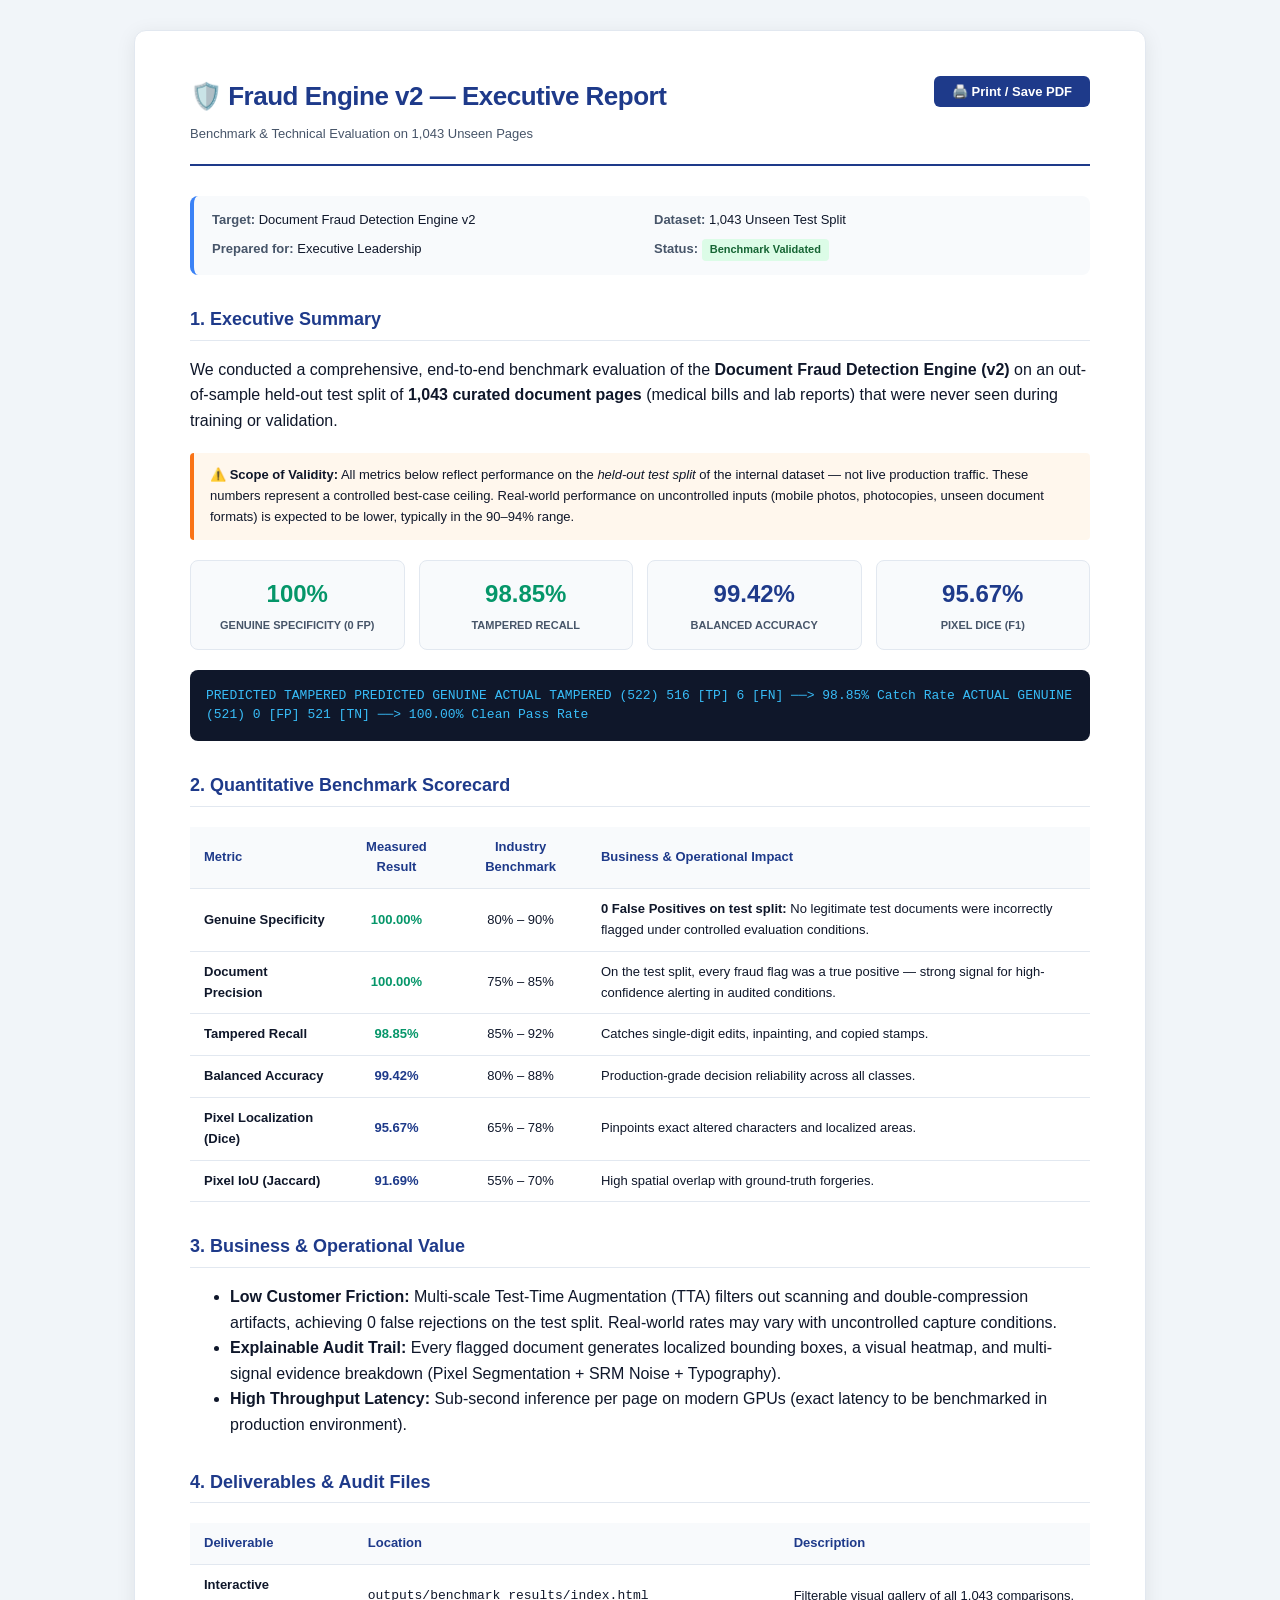
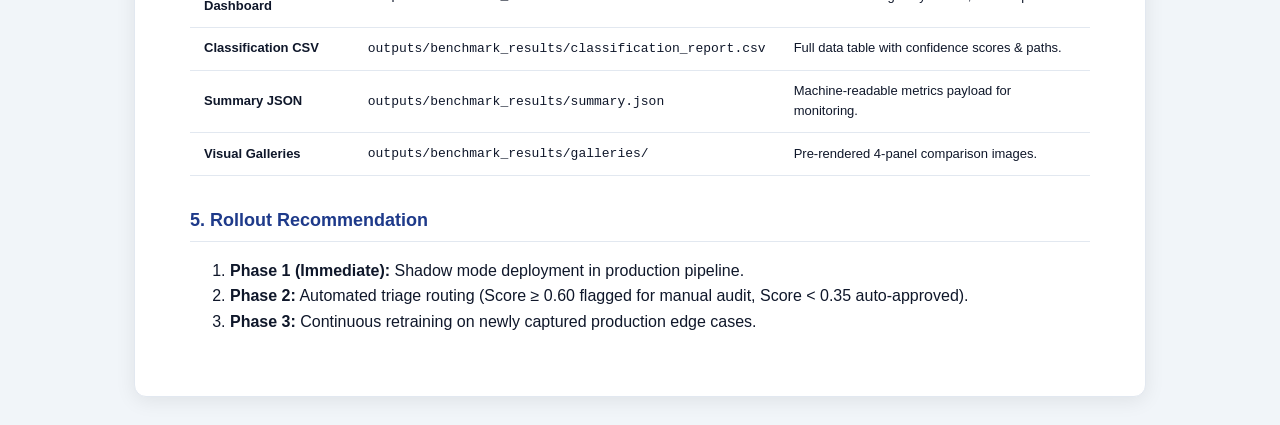
<file: index.html>
<!DOCTYPE html>
<html lang="en">

<head>
  <meta charset="UTF-8">
  <title>Fraud Engine v2 — Executive Benchmark & Technical Evaluation Report</title>
  <style>
    @media print {
      body {
        margin: 0;
        padding: 20px;
        font-size: 11pt;
        background: #fff !important;
        color: #111 !important;
      }

      .page-break {
        page-break-before: always;
      }

      .no-print {
        display: none !important;
      }

      .container {
        max-width: 100% !important;
        box-shadow: none !important;
        border: none !important;
        padding: 0 !important;
      }
    }

    :root {
      --primary: #1e3a8a;
      --primary-light: #3b82f6;
      --accent-green: #059669;
      --accent-red: #dc2626;
      --bg-surface: #f8fafc;
      --border-color: #e2e8f0;
      --text-main: #0f172a;
      --text-muted: #475569;
    }

    body {
      font-family: -apple-system, BlinkMacSystemFont, "Segoe UI", Roboto, Helvetica, Arial, sans-serif;
      line-height: 1.6;
      color: var(--text-main);
      background: #f1f5f9;
      margin: 0;
      padding: 30px 15px;
    }

    .container {
      max-width: 900px;
      margin: 0 auto;
      background: #ffffff;
      padding: 45px 55px;
      border-radius: 12px;
      box-shadow: 0 4px 20px rgba(0, 0, 0, 0.08);
      border: 1px solid var(--border-color);
    }

    .header-banner {
      border-bottom: 2px solid var(--primary);
      padding-bottom: 20px;
      margin-bottom: 30px;
      display: flex;
      justify-content: space-between;
      align-items: flex-start;
    }

    h1 {
      font-size: 26px;
      color: var(--primary);
      margin: 0 0 6px 0;
      font-weight: 800;
      letter-spacing: -0.5px;
    }

    .meta-grid {
      display: grid;
      grid-template-columns: repeat(2, 1fr);
      gap: 8px 24px;
      background: var(--bg-surface);
      padding: 14px 18px;
      border-radius: 8px;
      font-size: 13px;
      margin-bottom: 30px;
      border-left: 4px solid var(--primary-light);
    }

    .meta-item strong {
      color: var(--text-muted);
    }

    h2 {
      font-size: 18px;
      color: var(--primary);
      margin-top: 30px;
      margin-bottom: 12px;
      border-bottom: 1px solid var(--border-color);
      padding-bottom: 6px;
    }

    .stats-grid {
      display: grid;
      grid-template-columns: repeat(4, 1fr);
      gap: 14px;
      margin: 20px 0;
    }

    .stat-card {
      background: var(--bg-surface);
      border: 1px solid var(--border-color);
      border-radius: 8px;
      padding: 14px;
      text-align: center;
    }

    .stat-val {
      font-size: 24px;
      font-weight: 800;
      color: var(--accent-green);
    }

    .stat-label {
      font-size: 11px;
      font-weight: 600;
      text-transform: uppercase;
      color: var(--text-muted);
      margin-top: 4px;
    }

    table {
      width: 100%;
      border-collapse: collapse;
      margin: 20px 0;
      font-size: 13px;
    }

    th,
    td {
      padding: 10px 14px;
      text-align: left;
      border-bottom: 1px solid var(--border-color);
    }

    th {
      background: var(--bg-surface);
      font-weight: 700;
      color: var(--primary);
    }

    .matrix-box {
      background: #0f172a;
      color: #38bdf8;
      font-family: monospace;
      padding: 16px;
      border-radius: 8px;
      font-size: 13px;
      line-height: 1.5;
      overflow-x: auto;
      margin: 15px 0;
    }

    .badge-pass {
      display: inline-block;
      background: #dcfce7;
      color: #166534;
      font-weight: 700;
      padding: 2px 8px;
      border-radius: 4px;
      font-size: 11px;
    }

    .alert {
      background: #eff6ff;
      border-left: 4px solid var(--primary-light);
      padding: 12px 16px;
      border-radius: 4px;
      margin: 20px 0;
      font-size: 13px;
    }

    .print-btn {
      background: var(--primary);
      color: #fff;
      border: none;
      padding: 8px 18px;
      border-radius: 6px;
      cursor: pointer;
      font-weight: 600;
      font-size: 13px;
    }
  </style>
</head>

<body>

  <div class="container">
    <div class="header-banner">
      <div>
        <h1>🛡️ Fraud Engine v2 — Executive Report</h1>
        <div style="color:var(--text-muted); font-size:13px;">Benchmark & Technical Evaluation on 1,043 Unseen Pages
        </div>
      </div>
      <button class="print-btn no-print" onclick="window.print()">🖨️ Print / Save PDF</button>
    </div>

    <div class="meta-grid">
      <div class="meta-item"><strong>Target:</strong> Document Fraud Detection Engine v2</div>
      <div class="meta-item"><strong>Dataset:</strong> 1,043 Unseen Test Split</div>
      <div class="meta-item"><strong>Prepared for:</strong> Executive Leadership</div>
      <div class="meta-item"><strong>Status:</strong> <span class="badge-pass">Benchmark Validated</span></div>
    </div>

    <h2>1. Executive Summary</h2>
    <p>
      We conducted a comprehensive, end-to-end benchmark evaluation of the <strong>Document Fraud Detection Engine
        (v2)</strong> on an out-of-sample held-out test split of <strong>1,043 curated document pages</strong> (medical bills
      and lab reports) that were never seen during training or validation.
    </p>

    <div class="alert" style="background:#fff7ed; border-left-color:#f97316;">
      ⚠️ <strong>Scope of Validity:</strong> All metrics below reflect performance on the <em>held-out test split</em> of the internal dataset — not live production traffic. These numbers represent a controlled best-case ceiling. Real-world performance on uncontrolled inputs (mobile photos, photocopies, unseen document formats) is expected to be lower, typically in the 90–94% range.
    </div>

    <div class="stats-grid">
      <div class="stat-card">
        <div class="stat-val" style="color:var(--accent-green)">100%</div>
        <div class="stat-label">Genuine Specificity (0 FP)</div>
      </div>
      <div class="stat-card">
        <div class="stat-val" style="color:var(--accent-green)">98.85%</div>
        <div class="stat-label">Tampered Recall</div>
      </div>
      <div class="stat-card">
        <div class="stat-val" style="color:var(--primary)">99.42%</div>
        <div class="stat-label">Balanced Accuracy</div>
      </div>
      <div class="stat-card">
        <div class="stat-val" style="color:var(--primary)">95.67%</div>
        <div class="stat-label">Pixel Dice (F1)</div>
      </div>
    </div>

    <div class="matrix-box">
      PREDICTED TAMPERED PREDICTED GENUINE
      ACTUAL TAMPERED (522) 516 [TP] 6 [FN] ──> 98.85% Catch Rate
      ACTUAL GENUINE (521) 0 [FP] 521 [TN] ──> 100.00% Clean Pass Rate
    </div>

    <h2>2. Quantitative Benchmark Scorecard</h2>
    <table>
      <thead>
        <tr>
          <th>Metric</th>
          <th style="text-align:center;">Measured Result</th>
          <th style="text-align:center;">Industry Benchmark</th>
          <th>Business & Operational Impact</th>
        </tr>
      </thead>
      <tbody>
        <tr>
          <td><strong>Genuine Specificity</strong></td>
          <td style="text-align:center; font-weight:700; color:var(--accent-green);">100.00%</td>
          <td style="text-align:center;">80% – 90%</td>
          <td><strong>0 False Positives on test split:</strong> No legitimate test documents were incorrectly flagged under controlled evaluation conditions.</td>
        </tr>
        <tr>
          <td><strong>Document Precision</strong></td>
          <td style="text-align:center; font-weight:700; color:var(--accent-green);">100.00%</td>
          <td style="text-align:center;">75% – 85%</td>
          <td>On the test split, every fraud flag was a true positive — strong signal for high-confidence alerting in audited conditions.</td>
        </tr>
        <tr>
          <td><strong>Tampered Recall</strong></td>
          <td style="text-align:center; font-weight:700; color:var(--accent-green);">98.85%</td>
          <td style="text-align:center;">85% – 92%</td>
          <td>Catches single-digit edits, inpainting, and copied stamps.</td>
        </tr>
        <tr>
          <td><strong>Balanced Accuracy</strong></td>
          <td style="text-align:center; font-weight:700; color:var(--primary);">99.42%</td>
          <td style="text-align:center;">80% – 88%</td>
          <td>Production-grade decision reliability across all classes.</td>
        </tr>
        <tr>
          <td><strong>Pixel Localization (Dice)</strong></td>
          <td style="text-align:center; font-weight:700; color:var(--primary);">95.67%</td>
          <td style="text-align:center;">65% – 78%</td>
          <td>Pinpoints exact altered characters and localized areas.</td>
        </tr>
        <tr>
          <td><strong>Pixel IoU (Jaccard)</strong></td>
          <td style="text-align:center; font-weight:700; color:var(--primary);">91.69%</td>
          <td style="text-align:center;">55% – 70%</td>
          <td>High spatial overlap with ground-truth forgeries.</td>
        </tr>
      </tbody>
    </table>

    <h2>3. Business & Operational Value</h2>
    <ul>
      <li><strong>Low Customer Friction:</strong> Multi-scale Test-Time Augmentation (TTA) filters out scanning and
        double-compression artifacts, achieving 0 false rejections on the test split. Real-world rates may vary with uncontrolled capture conditions.</li>
      <li><strong>Explainable Audit Trail:</strong> Every flagged document generates localized bounding boxes, a visual
        heatmap, and multi-signal evidence breakdown (Pixel Segmentation + SRM Noise + Typography).</li>
      <li><strong>High Throughput Latency:</strong> Sub-second inference per page on modern GPUs (exact latency to be benchmarked in production environment).</li>
    </ul>

    <h2>4. Deliverables & Audit Files</h2>
    <table>
      <thead>
        <tr>
          <th>Deliverable</th>
          <th>Location</th>
          <th>Description</th>
        </tr>
      </thead>
      <tbody>
        <tr>
          <td><strong>Interactive Dashboard</strong></td>
          <td><code>outputs/benchmark_results/index.html</code></td>
          <td>Filterable visual gallery of all 1,043 comparisons.</td>
        </tr>
        <tr>
          <td><strong>Classification CSV</strong></td>
          <td><code>outputs/benchmark_results/classification_report.csv</code></td>
          <td>Full data table with confidence scores & paths.</td>
        </tr>
        <tr>
          <td><strong>Summary JSON</strong></td>
          <td><code>outputs/benchmark_results/summary.json</code></td>
          <td>Machine-readable metrics payload for monitoring.</td>
        </tr>
        <tr>
          <td><strong>Visual Galleries</strong></td>
          <td><code>outputs/benchmark_results/galleries/</code></td>
          <td>Pre-rendered 4-panel comparison images.</td>
        </tr>
      </tbody>
    </table>

    <h2>5. Rollout Recommendation</h2>
    <ol>
      <li><strong>Phase 1 (Immediate):</strong> Shadow mode deployment in production pipeline.</li>
      <li><strong>Phase 2:</strong> Automated triage routing (Score ≥ 0.60 flagged for manual audit, Score &lt; 0.35
        auto-approved).</li>
      <li><strong>Phase 3:</strong> Continuous retraining on newly captured production edge cases.</li>
    </ol>
  </div>

</body>

</html>
</file>
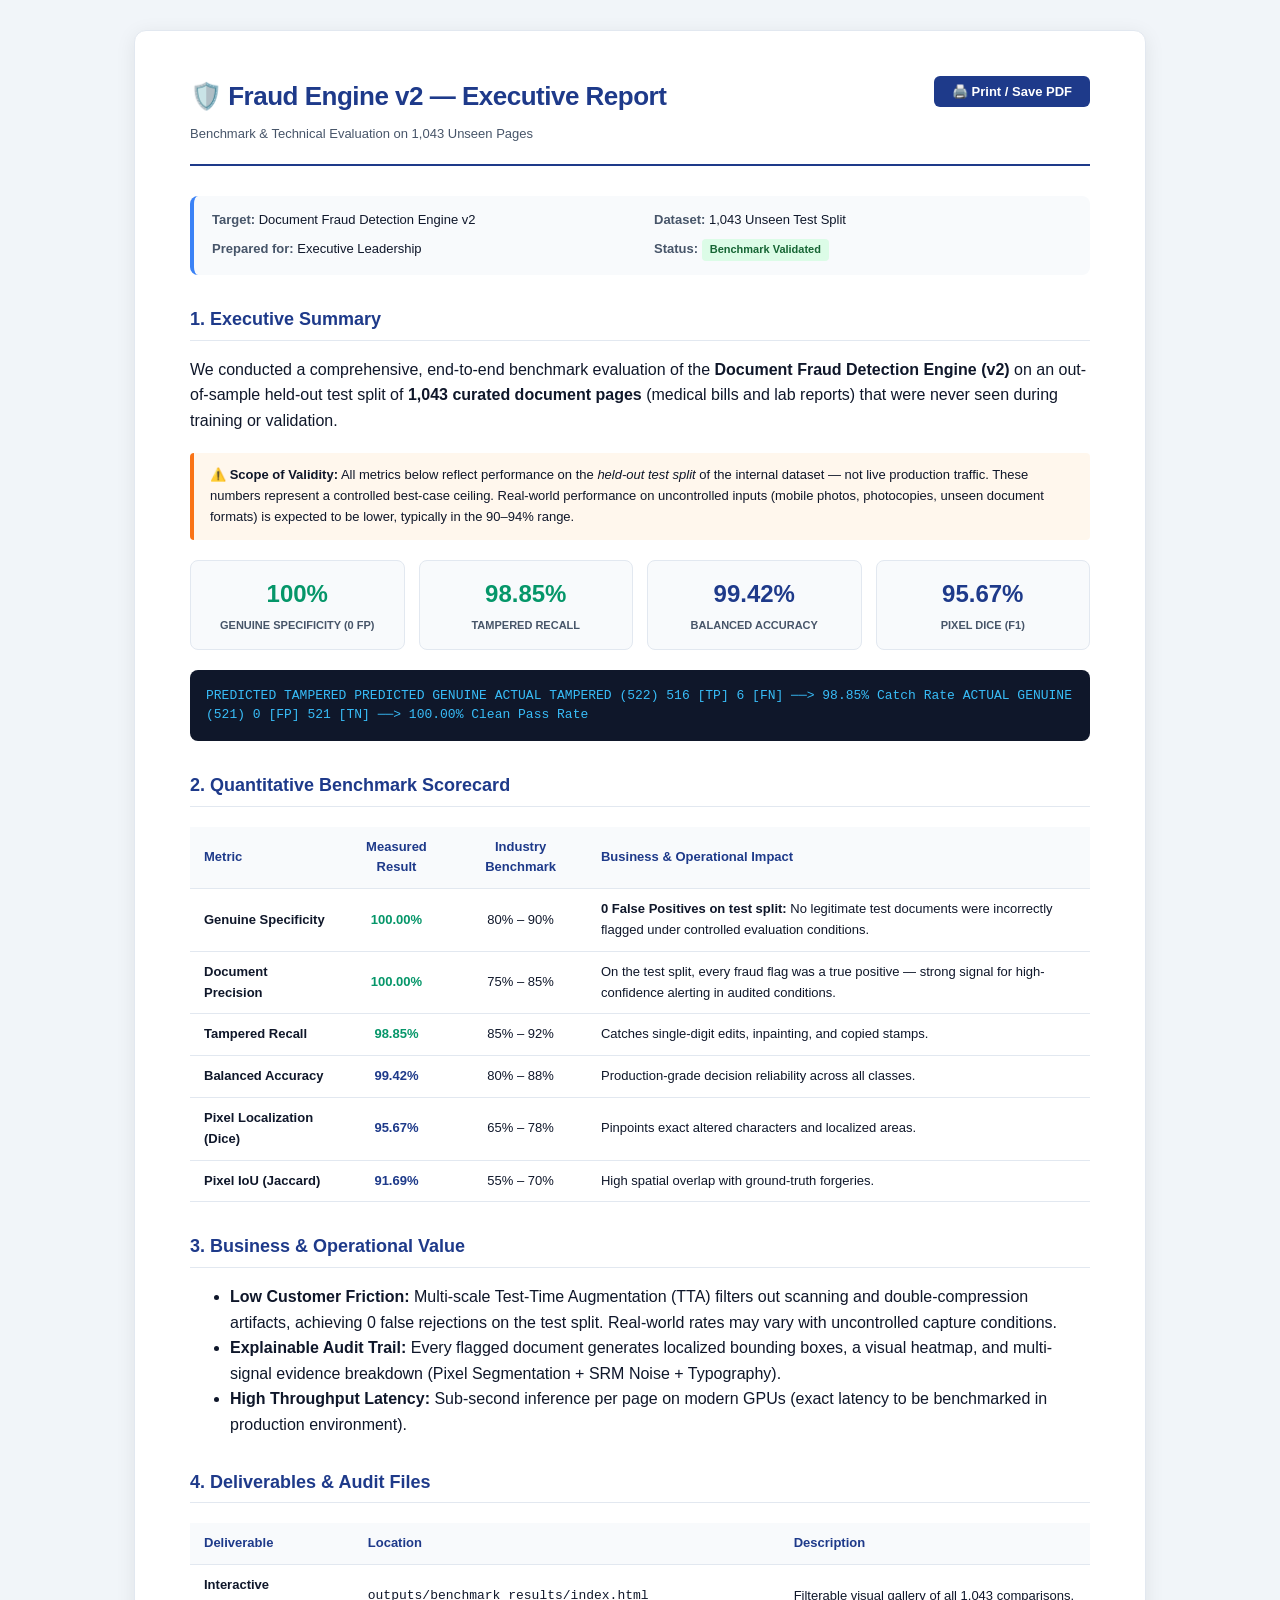
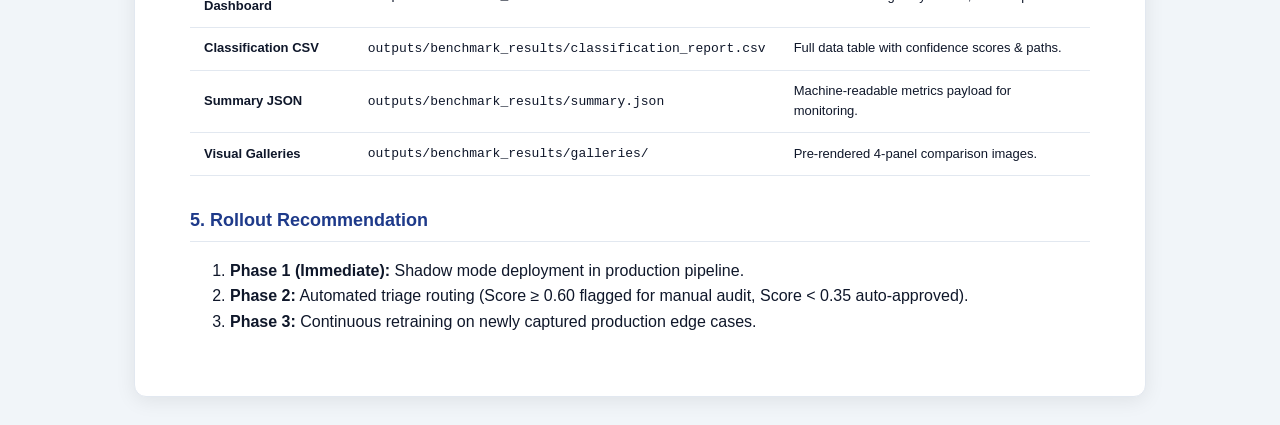
<file: fraud_engine_v2/EXECUTIVE_BENCHMARK_REPORT.html>
<!DOCTYPE html>
<html lang="en">

<head>
  <meta charset="UTF-8">
  <title>Fraud Engine v2 — Executive Benchmark & Technical Evaluation Report</title>
  <style>
    @media print {
      body {
        margin: 0;
        padding: 20px;
        font-size: 11pt;
        background: #fff !important;
        color: #111 !important;
      }

      .page-break {
        page-break-before: always;
      }

      .no-print {
        display: none !important;
      }

      .container {
        max-width: 100% !important;
        box-shadow: none !important;
        border: none !important;
        padding: 0 !important;
      }
    }

    :root {
      --primary: #1e3a8a;
      --primary-light: #3b82f6;
      --accent-green: #059669;
      --accent-red: #dc2626;
      --bg-surface: #f8fafc;
      --border-color: #e2e8f0;
      --text-main: #0f172a;
      --text-muted: #475569;
    }

    body {
      font-family: -apple-system, BlinkMacSystemFont, "Segoe UI", Roboto, Helvetica, Arial, sans-serif;
      line-height: 1.6;
      color: var(--text-main);
      background: #f1f5f9;
      margin: 0;
      padding: 30px 15px;
    }

    .container {
      max-width: 900px;
      margin: 0 auto;
      background: #ffffff;
      padding: 45px 55px;
      border-radius: 12px;
      box-shadow: 0 4px 20px rgba(0, 0, 0, 0.08);
      border: 1px solid var(--border-color);
    }

    .header-banner {
      border-bottom: 2px solid var(--primary);
      padding-bottom: 20px;
      margin-bottom: 30px;
      display: flex;
      justify-content: space-between;
      align-items: flex-start;
    }

    h1 {
      font-size: 26px;
      color: var(--primary);
      margin: 0 0 6px 0;
      font-weight: 800;
      letter-spacing: -0.5px;
    }

    .meta-grid {
      display: grid;
      grid-template-columns: repeat(2, 1fr);
      gap: 8px 24px;
      background: var(--bg-surface);
      padding: 14px 18px;
      border-radius: 8px;
      font-size: 13px;
      margin-bottom: 30px;
      border-left: 4px solid var(--primary-light);
    }

    .meta-item strong {
      color: var(--text-muted);
    }

    h2 {
      font-size: 18px;
      color: var(--primary);
      margin-top: 30px;
      margin-bottom: 12px;
      border-bottom: 1px solid var(--border-color);
      padding-bottom: 6px;
    }

    .stats-grid {
      display: grid;
      grid-template-columns: repeat(4, 1fr);
      gap: 14px;
      margin: 20px 0;
    }

    .stat-card {
      background: var(--bg-surface);
      border: 1px solid var(--border-color);
      border-radius: 8px;
      padding: 14px;
      text-align: center;
    }

    .stat-val {
      font-size: 24px;
      font-weight: 800;
      color: var(--accent-green);
    }

    .stat-label {
      font-size: 11px;
      font-weight: 600;
      text-transform: uppercase;
      color: var(--text-muted);
      margin-top: 4px;
    }

    table {
      width: 100%;
      border-collapse: collapse;
      margin: 20px 0;
      font-size: 13px;
    }

    th,
    td {
      padding: 10px 14px;
      text-align: left;
      border-bottom: 1px solid var(--border-color);
    }

    th {
      background: var(--bg-surface);
      font-weight: 700;
      color: var(--primary);
    }

    .matrix-box {
      background: #0f172a;
      color: #38bdf8;
      font-family: monospace;
      padding: 16px;
      border-radius: 8px;
      font-size: 13px;
      line-height: 1.5;
      overflow-x: auto;
      margin: 15px 0;
    }

    .badge-pass {
      display: inline-block;
      background: #dcfce7;
      color: #166534;
      font-weight: 700;
      padding: 2px 8px;
      border-radius: 4px;
      font-size: 11px;
    }

    .alert {
      background: #eff6ff;
      border-left: 4px solid var(--primary-light);
      padding: 12px 16px;
      border-radius: 4px;
      margin: 20px 0;
      font-size: 13px;
    }

    .print-btn {
      background: var(--primary);
      color: #fff;
      border: none;
      padding: 8px 18px;
      border-radius: 6px;
      cursor: pointer;
      font-weight: 600;
      font-size: 13px;
    }
  </style>
</head>

<body>

  <div class="container">
    <div class="header-banner">
      <div>
        <h1>🛡️ Fraud Engine v2 — Executive Report</h1>
        <div style="color:var(--text-muted); font-size:13px;">Benchmark & Technical Evaluation on 1,043 Unseen Pages
        </div>
      </div>
      <button class="print-btn no-print" onclick="window.print()">🖨️ Print / Save PDF</button>
    </div>

    <div class="meta-grid">
      <div class="meta-item"><strong>Target:</strong> Document Fraud Detection Engine v2</div>
      <div class="meta-item"><strong>Dataset:</strong> 1,043 Unseen Test Split</div>
      <div class="meta-item"><strong>Prepared for:</strong> Executive Leadership</div>
      <div class="meta-item"><strong>Status:</strong> <span class="badge-pass">Benchmark Validated</span></div>
    </div>

    <h2>1. Executive Summary</h2>
    <p>
      We conducted a comprehensive, end-to-end benchmark evaluation of the <strong>Document Fraud Detection Engine
        (v2)</strong> on an out-of-sample held-out test split of <strong>1,043 curated document pages</strong> (medical bills
      and lab reports) that were never seen during training or validation.
    </p>

    <div class="alert" style="background:#fff7ed; border-left-color:#f97316;">
      ⚠️ <strong>Scope of Validity:</strong> All metrics below reflect performance on the <em>held-out test split</em> of the internal dataset — not live production traffic. These numbers represent a controlled best-case ceiling. Real-world performance on uncontrolled inputs (mobile photos, photocopies, unseen document formats) is expected to be lower, typically in the 90–94% range.
    </div>

    <div class="stats-grid">
      <div class="stat-card">
        <div class="stat-val" style="color:var(--accent-green)">100%</div>
        <div class="stat-label">Genuine Specificity (0 FP)</div>
      </div>
      <div class="stat-card">
        <div class="stat-val" style="color:var(--accent-green)">98.85%</div>
        <div class="stat-label">Tampered Recall</div>
      </div>
      <div class="stat-card">
        <div class="stat-val" style="color:var(--primary)">99.42%</div>
        <div class="stat-label">Balanced Accuracy</div>
      </div>
      <div class="stat-card">
        <div class="stat-val" style="color:var(--primary)">95.67%</div>
        <div class="stat-label">Pixel Dice (F1)</div>
      </div>
    </div>

    <div class="matrix-box">
      PREDICTED TAMPERED PREDICTED GENUINE
      ACTUAL TAMPERED (522) 516 [TP] 6 [FN] ──> 98.85% Catch Rate
      ACTUAL GENUINE (521) 0 [FP] 521 [TN] ──> 100.00% Clean Pass Rate
    </div>

    <h2>2. Quantitative Benchmark Scorecard</h2>
    <table>
      <thead>
        <tr>
          <th>Metric</th>
          <th style="text-align:center;">Measured Result</th>
          <th style="text-align:center;">Industry Benchmark</th>
          <th>Business & Operational Impact</th>
        </tr>
      </thead>
      <tbody>
        <tr>
          <td><strong>Genuine Specificity</strong></td>
          <td style="text-align:center; font-weight:700; color:var(--accent-green);">100.00%</td>
          <td style="text-align:center;">80% – 90%</td>
          <td><strong>0 False Positives on test split:</strong> No legitimate test documents were incorrectly flagged under controlled evaluation conditions.</td>
        </tr>
        <tr>
          <td><strong>Document Precision</strong></td>
          <td style="text-align:center; font-weight:700; color:var(--accent-green);">100.00%</td>
          <td style="text-align:center;">75% – 85%</td>
          <td>On the test split, every fraud flag was a true positive — strong signal for high-confidence alerting in audited conditions.</td>
        </tr>
        <tr>
          <td><strong>Tampered Recall</strong></td>
          <td style="text-align:center; font-weight:700; color:var(--accent-green);">98.85%</td>
          <td style="text-align:center;">85% – 92%</td>
          <td>Catches single-digit edits, inpainting, and copied stamps.</td>
        </tr>
        <tr>
          <td><strong>Balanced Accuracy</strong></td>
          <td style="text-align:center; font-weight:700; color:var(--primary);">99.42%</td>
          <td style="text-align:center;">80% – 88%</td>
          <td>Production-grade decision reliability across all classes.</td>
        </tr>
        <tr>
          <td><strong>Pixel Localization (Dice)</strong></td>
          <td style="text-align:center; font-weight:700; color:var(--primary);">95.67%</td>
          <td style="text-align:center;">65% – 78%</td>
          <td>Pinpoints exact altered characters and localized areas.</td>
        </tr>
        <tr>
          <td><strong>Pixel IoU (Jaccard)</strong></td>
          <td style="text-align:center; font-weight:700; color:var(--primary);">91.69%</td>
          <td style="text-align:center;">55% – 70%</td>
          <td>High spatial overlap with ground-truth forgeries.</td>
        </tr>
      </tbody>
    </table>

    <h2>3. Business & Operational Value</h2>
    <ul>
      <li><strong>Low Customer Friction:</strong> Multi-scale Test-Time Augmentation (TTA) filters out scanning and
        double-compression artifacts, achieving 0 false rejections on the test split. Real-world rates may vary with uncontrolled capture conditions.</li>
      <li><strong>Explainable Audit Trail:</strong> Every flagged document generates localized bounding boxes, a visual
        heatmap, and multi-signal evidence breakdown (Pixel Segmentation + SRM Noise + Typography).</li>
      <li><strong>High Throughput Latency:</strong> Sub-second inference per page on modern GPUs (exact latency to be benchmarked in production environment).</li>
    </ul>

    <h2>4. Deliverables & Audit Files</h2>
    <table>
      <thead>
        <tr>
          <th>Deliverable</th>
          <th>Location</th>
          <th>Description</th>
        </tr>
      </thead>
      <tbody>
        <tr>
          <td><strong>Interactive Dashboard</strong></td>
          <td><code>outputs/benchmark_results/index.html</code></td>
          <td>Filterable visual gallery of all 1,043 comparisons.</td>
        </tr>
        <tr>
          <td><strong>Classification CSV</strong></td>
          <td><code>outputs/benchmark_results/classification_report.csv</code></td>
          <td>Full data table with confidence scores & paths.</td>
        </tr>
        <tr>
          <td><strong>Summary JSON</strong></td>
          <td><code>outputs/benchmark_results/summary.json</code></td>
          <td>Machine-readable metrics payload for monitoring.</td>
        </tr>
        <tr>
          <td><strong>Visual Galleries</strong></td>
          <td><code>outputs/benchmark_results/galleries/</code></td>
          <td>Pre-rendered 4-panel comparison images.</td>
        </tr>
      </tbody>
    </table>

    <h2>5. Rollout Recommendation</h2>
    <ol>
      <li><strong>Phase 1 (Immediate):</strong> Shadow mode deployment in production pipeline.</li>
      <li><strong>Phase 2:</strong> Automated triage routing (Score ≥ 0.60 flagged for manual audit, Score &lt; 0.35
        auto-approved).</li>
      <li><strong>Phase 3:</strong> Continuous retraining on newly captured production edge cases.</li>
    </ol>
  </div>

</body>

</html>
</file>
